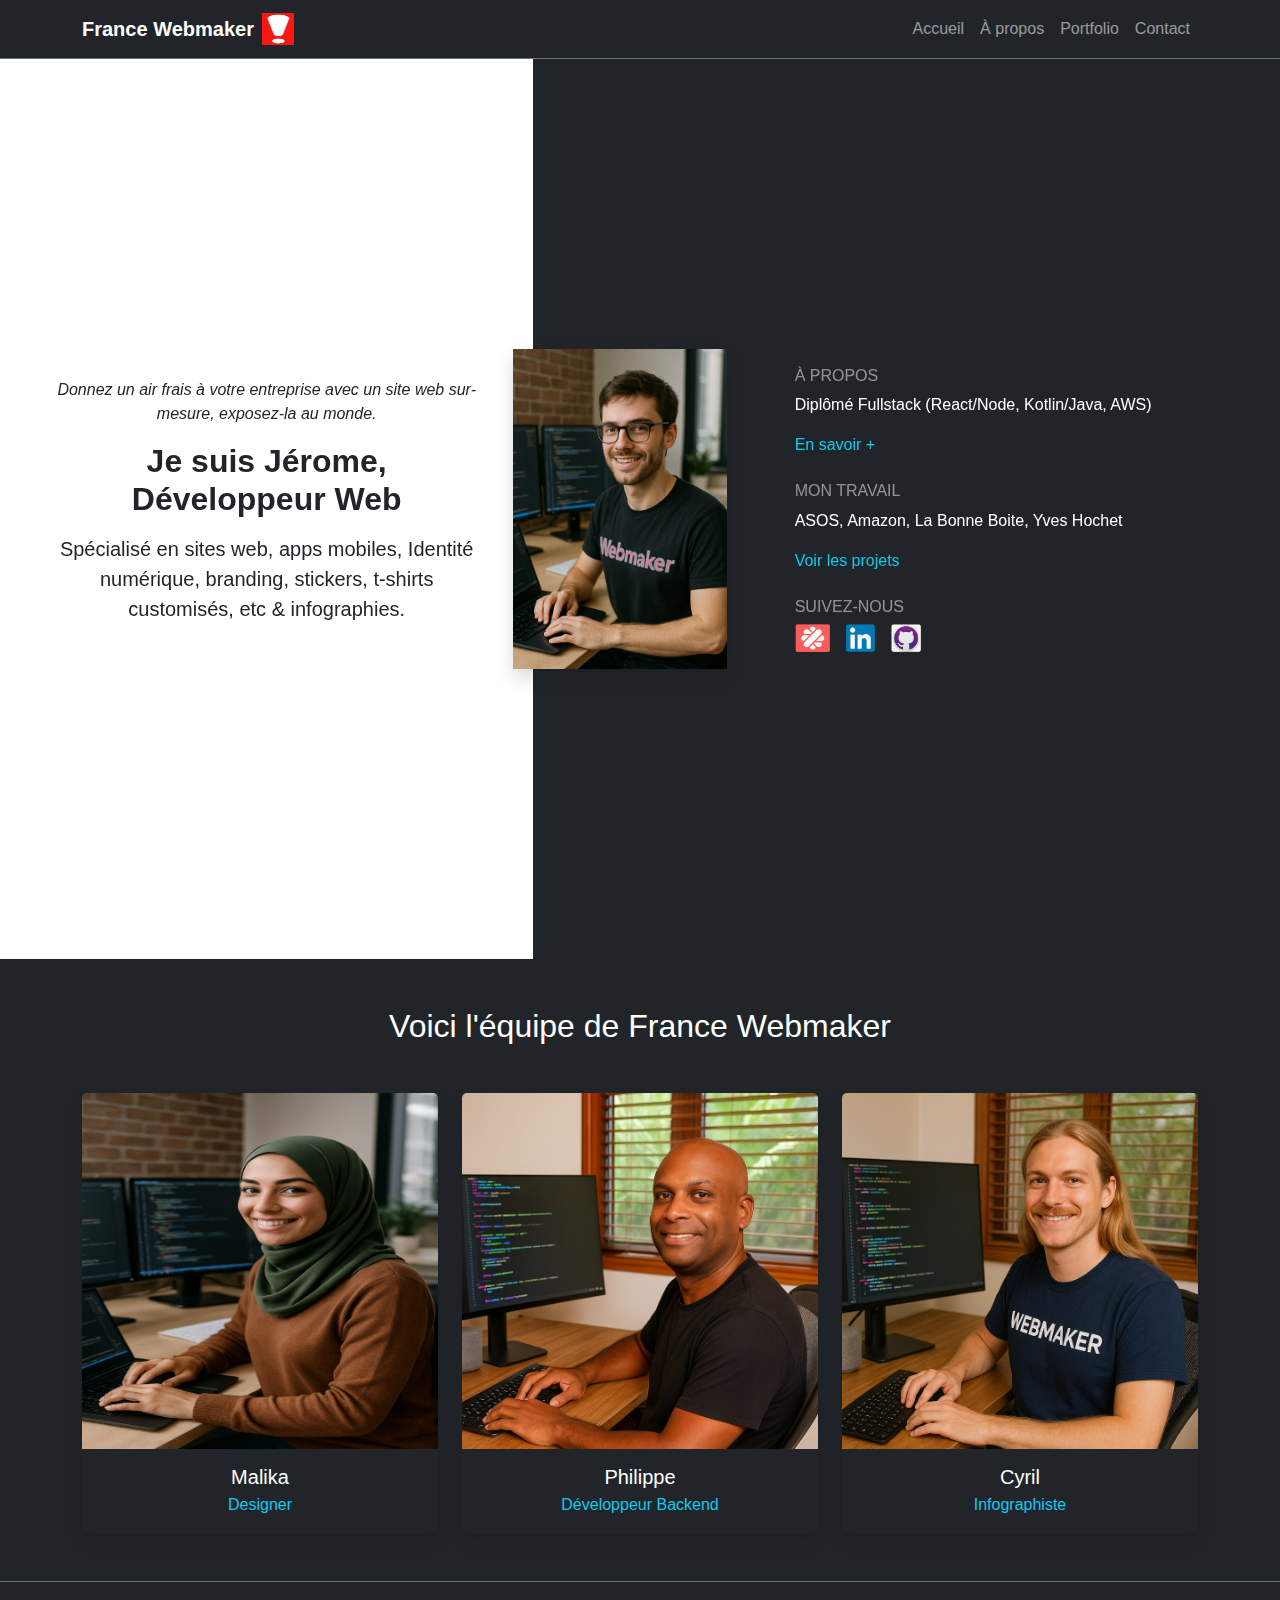
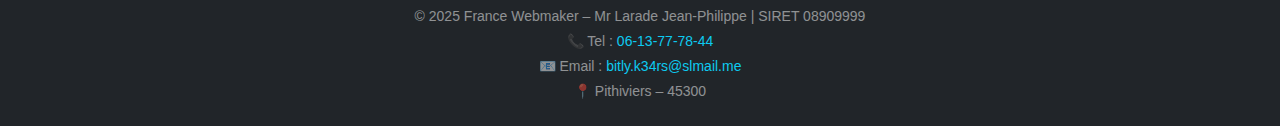
<file: index.html>
<!DOCTYPE html>
<html lang="fr">
<head>
  <meta charset="UTF-8" />
  <!-- SEO META -->
<title>France Webmaker | Création de sites web & apps dans le Loiret</title>

<meta name="description" content="France Webmaker : création de site internet, applications mobiles, branding, et infographie. Développeur freelance dans le Loiret avec références Amazon, ASOS, La Bonne Boite.">
<meta name="keywords" content="développeur web freelance, site internet Loiret, création site web, application mobile, infographie, branding, France Webmaker, Jean-Philippe Larade">
<meta name="author" content="Jean-Philippe Larade">

<!-- Open Graph (réseaux sociaux) -->
<meta property="og:title" content="France Webmaker | Sites web & branding">
<meta property="og:description" content="Création de site internet, apps mobiles et identité visuelle. Expert freelance basé dans le Loiret.">
<meta property="og:image" content="https://username.github.io/nomdusite/assets/images/maphoto.png">
<meta property="og:url" content="https://username.github.io/nomdusite/">
<meta property="og:type" content="website">

<!-- Responsive -->
<meta name="viewport" content="width=device-width, initial-scale=1">

  <link href="https://cdn.jsdelivr.net/npm/bootstrap@5.3.3/dist/css/bootstrap.min.css" rel="stylesheet">
  <link rel="stylesheet" href="assets/css/style.css" />
  <link href="https://cdn.jsdelivr.net/npm/bootstrap-icons@1.10.5/font/bootstrap-icons.css" rel="stylesheet">
  <link href="https://unpkg.com/aos@2.3.1/dist/aos.css" rel="stylesheet">


</head>
<body class="bg-dark text-white">

  <!-- Header -->
 <!-- Header Bootstrap -->
<nav class="navbar navbar-expand-lg navbar-dark bg-dark border-bottom border-secondary">
  <div class="container">
    <a class="navbar-brand fw-bold d-flex align-items-center gap-2" href="index.html">
 France Webmaker
   <img src="assets/images/logo.png" alt="Logo" width="32" height="32">
</a>

    <button class="navbar-toggler" type="button" data-bs-toggle="collapse" data-bs-target="#mainNavbar" aria-controls="mainNavbar" aria-expanded="false" aria-label="Toggle navigation">
      <span class="navbar-toggler-icon"></span>
    </button>

    <div class="collapse navbar-collapse" id="mainNavbar">
      <ul class="navbar-nav ms-auto">
        <li class="nav-item">
          <a class="nav-link" href="index.html">Accueil</a>
        </li>
        <li class="nav-item">
          <a class="nav-link" href="about.html">À propos</a>
        </li>
        <li class="nav-item">
          <a class="nav-link" href="projet.html">Portfolio</a>
        </li>
        <li class="nav-item">
          <a class="nav-link" href="contact.html">Contact</a>
        </li>
      </ul>
    </div>
  </div>
</nav>





  <!-- Hero Section -->
<section class="container-fluid d-flex flex-column flex-lg-row min-vh-100 p-0">

  

  <!-- Colonne gauche : fond blanc -->
  <div class="col-lg-5 bg-white text-dark d-flex align-items-center justify-content-center p-5">
    <div class="text-center" data-aos="fade-right">
       <p class="fst-italic">
      Donnez un air frais à votre entreprise avec un site web sur-mesure, exposez-la au monde.
    </p>
      <h2 class="fw-bold mb-3">Je suis Jérome,<br>Développeur Web</h2>
      <p class="fs-5">Spécialisé en sites web, apps mobiles, Identité numérique, branding, stickers, t-shirts customisés, etc & infographies.</p>

     
    </div>

    
  </div>

  

  <!-- Colonne image, légèrement chevauchante -->
  <div class="col-lg-2 d-flex align-items-center justify-content-center bg-dark px-0 position-relative" data-aos="zoom-in">

    
    <img src="assets/images/maphoto.png"
         alt="Jean-Philippe"
         class="img-fluid shadow"
         style="max-height: 90vh; width: auto; margin-left: -40px;" />
  </div>

  <!-- Colonne droite : fond noir -->
  <div class="col-lg-5 bg-dark text-white d-flex flex-column justify-content-center p-5 gap-4">
    <div data-aos="fade-left">
      <h6 class="text-uppercase text-white-50">À propos</h6>
      <p>Diplômé Fullstack (React/Node, Kotlin/Java, AWS)</p>
      <a href="about.html" class="text-info text-decoration-none">En savoir +</a>
    </div>

    

    <div data-aos="fade-left">
      <h6 class="text-uppercase text-white-50">Mon travail</h6>
      <p>ASOS, Amazon, La Bonne Boite, Yves Hochet</p>
      <a href="projet.html" class="text-info text-decoration-none">Voir les projets</a>
    </div>

    <div data-aos="fade-left">
      <h6 class="text-uppercase text-white-50 mb-2">Suivez-nous</h6>
     <div class="d-flex align-items-center gap-3">
  <a href="#" title="Malt">
    <img src="assets/images/malt.png" alt="Malt" style="height: 28px;">
  </a>
  <a href="#" title="LinkedIn">
    <img src="assets/images/linkedin.png" alt="LinkedIn" style="height: 28px;">
  </a>
  <a href="#" title="GitHub">
    <img src="assets/images/github.png" alt="GitHub" style="height: 28px;">
  </a>
</div>

    </div>
  </div>

</section>


<section class="container py-5">
  <h2 class="text-center mb-5">Voici l'équipe de France Webmaker</h2>

  <div class="row g-4 justify-content-center">
    
    <!-- Malika -->
    <div class="col-12 col-sm-6 col-lg-4">
      <div class="card bg-dark text-white h-100 border-0 shadow">
        <img src="assets/images/pic1.png" class="card-img-top" alt="Belinda Brousse">
        <div class="card-body text-center">
          <h5 class="card-title mb-1">Malika</h5>
          <p class="text-info mb-0">Designer</p>
        </div>
      </div>
    </div>

    <!-- Pierre -->
    <div class="col-12 col-sm-6 col-lg-4">
      <div class="card bg-dark text-white h-100 border-0 shadow">
        <img src="assets/images/pic2.png" class="card-img-top" alt="Pierre Malik">
        <div class="card-body text-center">
          <h5 class="card-title mb-1">Philippe </h5>
          <p class="text-info mb-0">Développeur Backend</p>
        </div>
      </div>
    </div>

    <!-- Cyril -->
    <div class="col-12 col-sm-6 col-lg-4">
      <div class="card bg-dark text-white h-100 border-0 shadow">
        <img src="assets/images/pic3.png" class="card-img-top" alt="Cyril Faure">
        <div class="card-body text-center">
          <h5 class="card-title mb-1">Cyril </h5>
          <p class="text-info mb-0">Infographiste</p>
        </div>
      </div>
    </div>

  </div>
</section>





  <!-- Footer -->
 <footer class="text-center py-4 border-top border-secondary text-white-50 small">
  <p class="mb-1">&copy; 2025 France Webmaker – Mr Larade Jean-Philippe | SIRET 08909999</p>
  <p class="mb-1">📞 Tel : <a href="tel:0613777844" class="text-info text-decoration-none">06-13-77-78-44</a></p>
  <p class="mb-1">📧 Email : <a href="mailto:philarade@outlook.fr" class="text-info text-decoration-none">bitly.k34rs@slmail.me</a></p>
  <p class="mb-0">📍 Pithiviers – 45300</p>
</footer>
  <script src="https://unpkg.com/aos@2.3.1/dist/aos.js"></script>
<script>
  AOS.init();
</script>

  <script src="https://cdn.jsdelivr.net/npm/bootstrap@5.3.3/dist/js/bootstrap.bundle.min.js"></script>


</body>
</html>
</file>
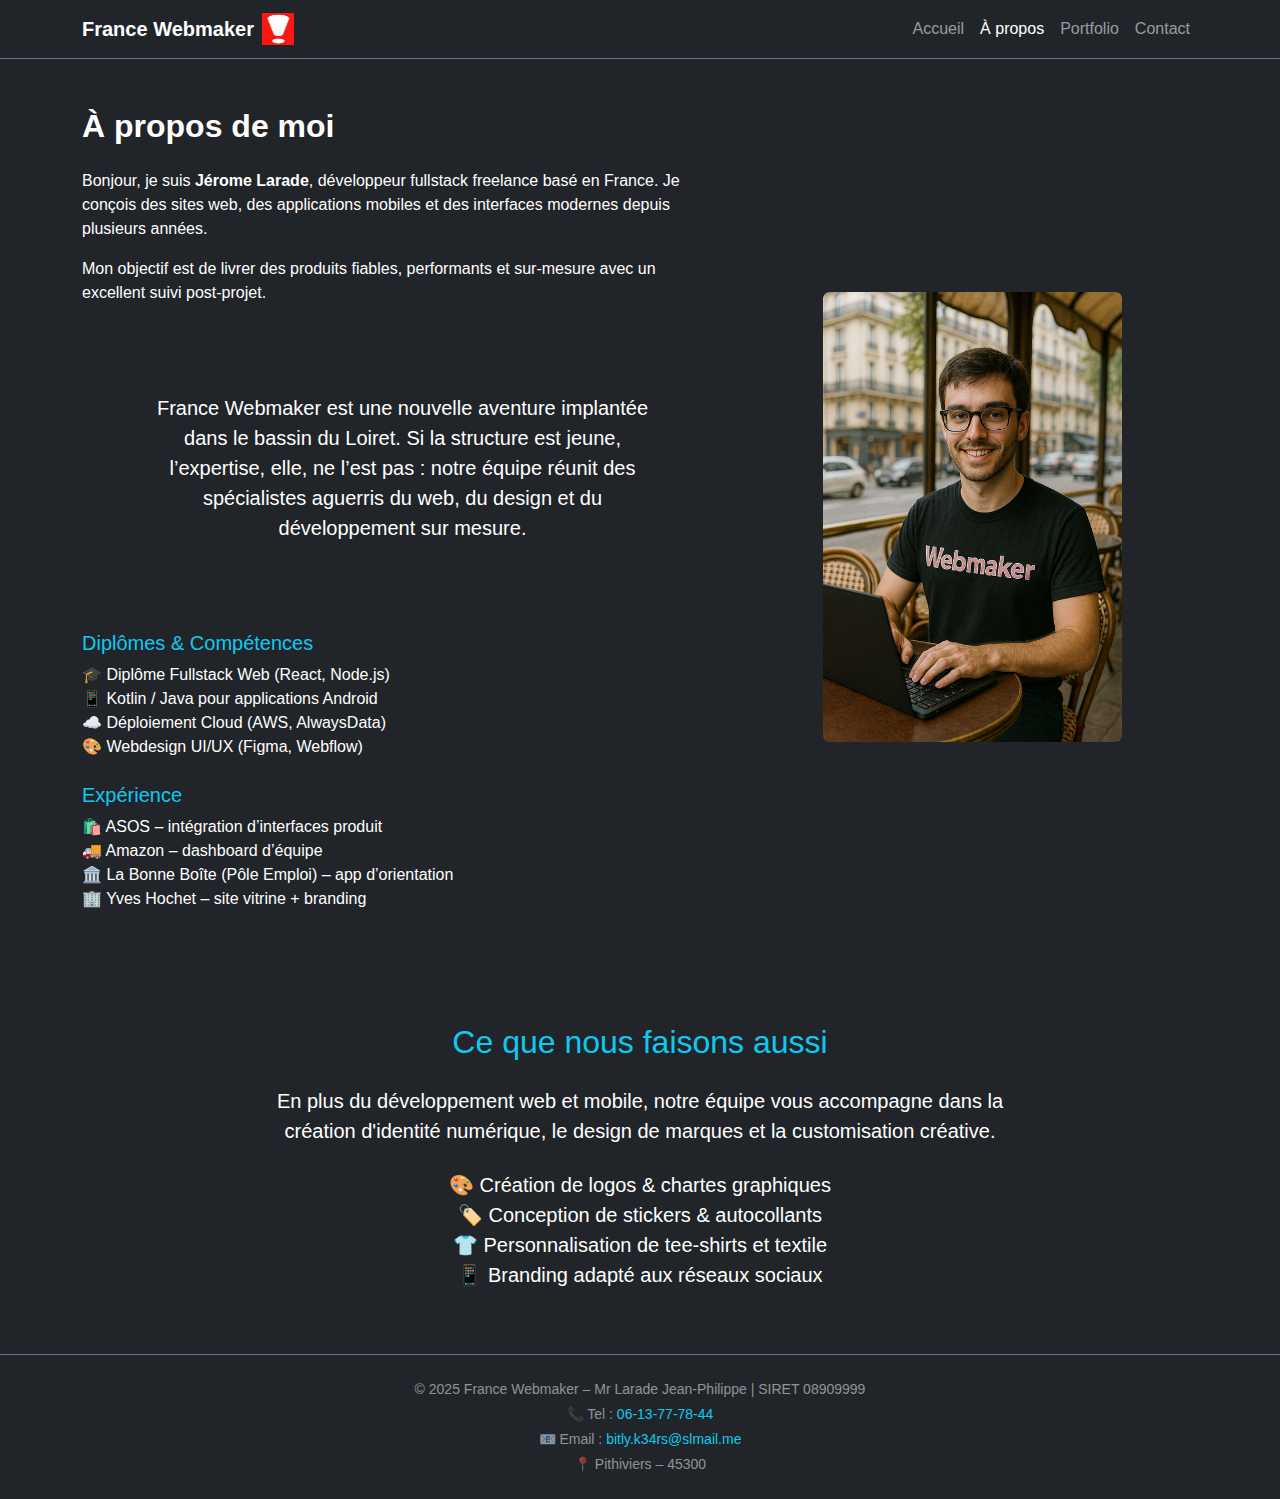
<file: about.html>
<!DOCTYPE html>
<html lang="fr">
  <head>
    <meta charset="UTF-8" />
    <meta name="viewport" content="width=device-width, initial-scale=1" />
    <title>À propos - France Webmaker</title>
    <link
      href="https://cdn.jsdelivr.net/npm/bootstrap@5.3.3/dist/css/bootstrap.min.css"
      rel="stylesheet"
    />
    <link
      href="https://cdn.jsdelivr.net/npm/bootstrap-icons@1.10.5/font/bootstrap-icons.css"
      rel="stylesheet"
    />
    <link rel="stylesheet" href="assets/css/style.css" />
  </head>
  <body class="bg-dark text-white">
    <!-- Navbar -->
    <nav
      class="navbar navbar-expand-lg navbar-dark bg-dark border-bottom border-secondary"
    >
      <div class="container">
        <a
          class="navbar-brand fw-bold d-flex align-items-center gap-2"
          href="index.html"
        >
          France Webmaker
          <img src="assets/images/logo.png" alt="Logo" width="32" height="32" />
        </a>
        <button
          class="navbar-toggler"
          type="button"
          data-bs-toggle="collapse"
          data-bs-target="#mainNavbar"
        >
          <span class="navbar-toggler-icon"></span>
        </button>
        <div class="collapse navbar-collapse" id="mainNavbar">
          <ul class="navbar-nav ms-auto">
            <li class="nav-item">
              <a class="nav-link" href="index.html">Accueil</a>
            </li>
            <li class="nav-item">
              <a class="nav-link active" href="about.html">À propos</a>
            </li>
            <li class="nav-item">
              <a class="nav-link" href="projet.html">Portfolio</a>
            </li>
            <li class="nav-item">
              <a class="nav-link" href="contact.html">Contact</a>
            </li>
          </ul>
        </div>
      </div>
    </nav>

    <!-- Section À propos -->
    <section class="container py-5">
      <div class="row align-items-center flex-column-reverse flex-lg-row">
        <!-- Texte -->
        <div class="col-lg-7">
          <h2 class="fw-bold mb-4">À propos de moi</h2>
          <p>
            Bonjour, je suis <strong>Jérome Larade</strong>, développeur
            fullstack freelance basé en France. Je conçois des sites web, des
            applications mobiles et des interfaces modernes depuis plusieurs
            années.
          </p>

          <p>
            Mon objectif est de livrer des produits fiables, performants et
            sur-mesure avec un excellent suivi post-projet.
          </p>
          <section class="container py-5">
            <div class="row justify-content-center">
              <div class="col-lg-10 text-center">
                <p class="lead mt-4">
                  <strong>France Webmaker</strong> est une
                  <strong
                    >nouvelle aventure implantée dans le bassin du
                    Loiret</strong
                  >. Si la structure est jeune, l’expertise, elle, ne l’est pas
                  : notre équipe réunit des spécialistes aguerris du web, du
                  design et du développement sur mesure.
                </p>
              </div>
            </div>
          </section>

          <div class="mt-4">
            <h5 class="text-info">Diplômes & Compétences</h5>
            <ul class="list-unstyled">
              <li>🎓 Diplôme Fullstack Web (React, Node.js)</li>
              <li>📱 Kotlin / Java pour applications Android</li>
              <li>☁️ Déploiement Cloud (AWS, AlwaysData)</li>
              <li>🎨 Webdesign UI/UX (Figma, Webflow)</li>
            </ul>
          </div>

          <div class="mt-4">
            <h5 class="text-info">Expérience</h5>
            <ul class="list-unstyled">
              <li>🛍️ ASOS – intégration d’interfaces produit</li>
              <li>🚚 Amazon – dashboard d’équipe</li>
              <li>🏛️ La Bonne Boîte (Pôle Emploi) – app d’orientation</li>
              <li>🏢 Yves Hochet – site vitrine + branding</li>
            </ul>
          </div>
        </div>

        <!-- Image -->
        <div class="col-lg-5 text-center mb-4 mb-lg-0">
          <img
            src="assets/images/maphoto1.png"
            alt="Jean-Philippe Larade"
            class="img-fluid rounded hero-fade"
            style="max-width: 300px"
          />
        </div>
      </div>
    </section>

    <section class="container py-5">
      <h2 class="mb-4 text-center text-info">Ce que nous faisons aussi</h2>

      <div class="row justify-content-center text-center">
        <div class="col-md-10 col-lg-8">
          <p class="lead">
            En plus du développement web et mobile, notre équipe vous accompagne
            dans la
            <strong>création d'identité numérique</strong>, le
            <strong>design de marques</strong> et la
            <strong>customisation créative</strong>.
          </p>

          <ul class="list-unstyled fs-5 mt-4">
            <li>🎨 Création de logos & chartes graphiques</li>
            <li>🏷️ Conception de stickers & autocollants</li>
            <li>👕 Personnalisation de tee-shirts et textile</li>
            <li>📱 Branding adapté aux réseaux sociaux</li>
          </ul>
        </div>
      </div>
    </section>

    <!-- Footer -->
    <footer class="text-center py-4 border-top border-secondary text-white-50 small">
  <p class="mb-1">&copy; 2025 France Webmaker – Mr Larade Jean-Philippe | SIRET 08909999</p>
  <p class="mb-1">📞 Tel : <a href="tel:0613777844" class="text-info text-decoration-none">06-13-77-78-44</a></p>
  <p class="mb-1">📧 Email : <a href="mailto:philarade@outlook.fr" class="text-info text-decoration-none">bitly.k34rs@slmail.me</a></p>
  <p class="mb-0">📍 Pithiviers – 45300</p>
</footer>

    <script src="https://cdn.jsdelivr.net/npm/bootstrap@5.3.3/dist/js/bootstrap.bundle.min.js"></script>
  </body>
</html>
</file>
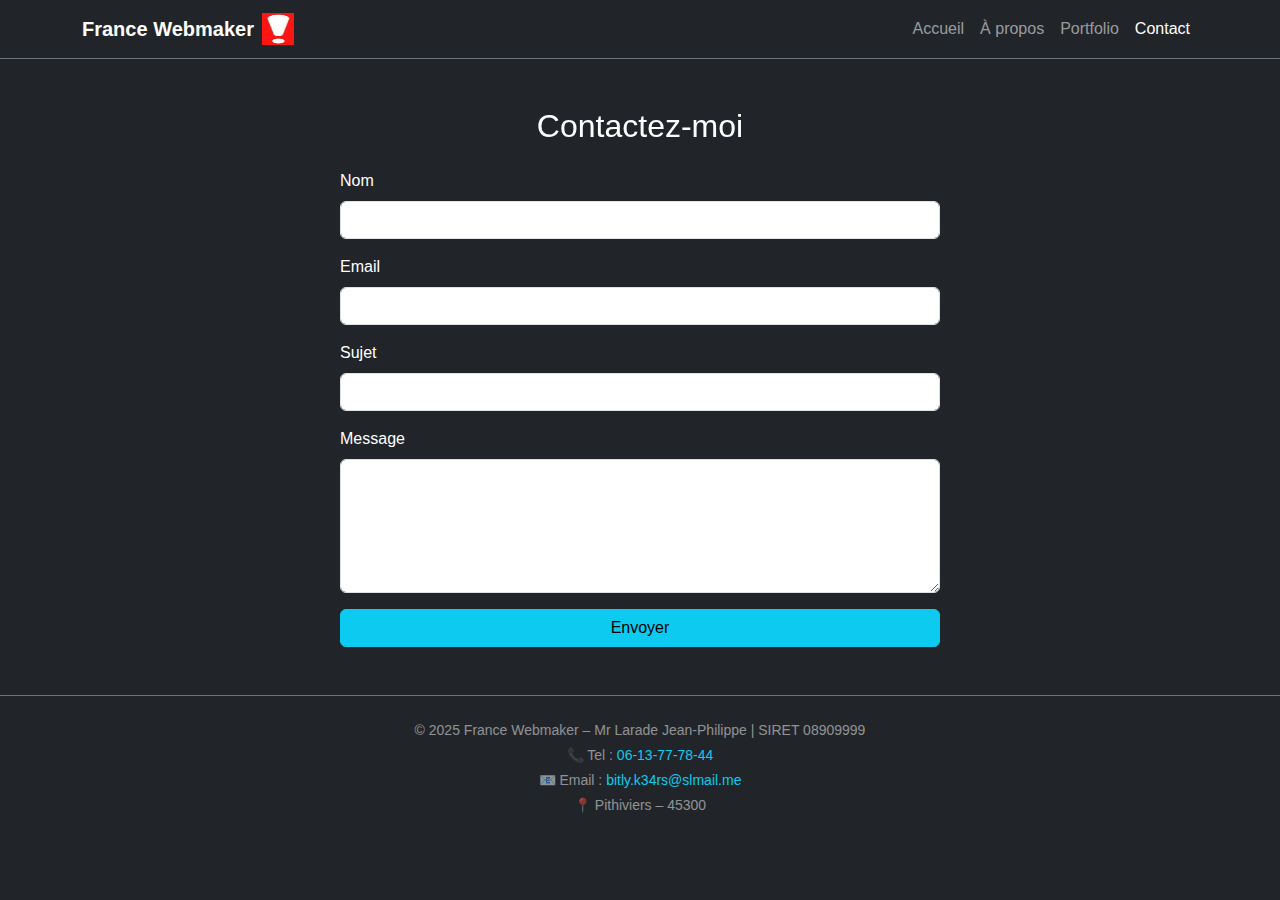
<file: contact.html>
<!DOCTYPE html>
<html lang="fr">
<head>
  <meta charset="UTF-8" />
  <meta name="viewport" content="width=device-width, initial-scale=1" />
  <title>Contact - France Webmaker</title>
  <link href="https://cdn.jsdelivr.net/npm/bootstrap@5.3.3/dist/css/bootstrap.min.css" rel="stylesheet">
  <link href="https://cdn.jsdelivr.net/npm/bootstrap-icons@1.10.5/font/bootstrap-icons.css" rel="stylesheet">
  <link rel="stylesheet" href="assets/css/style.css" />
    <link href="https://unpkg.com/aos@2.3.1/dist/aos.css" rel="stylesheet">
</head>
<body class="bg-dark text-white">

  <!-- Navbar -->
  <nav class="navbar navbar-expand-lg navbar-dark bg-dark border-bottom border-secondary">
    <div class="container">
         <a class="navbar-brand fw-bold d-flex align-items-center gap-2" href="index.html">
    France Webmaker
   <img src="assets/images/logo.png" alt="Logo" width="32" height="32">
</a>
      <button class="navbar-toggler" type="button" data-bs-toggle="collapse" data-bs-target="#mainNavbar">
        <span class="navbar-toggler-icon"></span>
      </button>
      <div class="collapse navbar-collapse" id="mainNavbar">
        <ul class="navbar-nav ms-auto">
          <li class="nav-item"><a class="nav-link" href="index.html">Accueil</a></li>
          <li class="nav-item"><a class="nav-link" href="about.html">À propos</a></li>
          <li class="nav-item"><a class="nav-link" href="projet.html">Portfolio</a></li>
          <li class="nav-item"><a class="nav-link active" href="contact.html">Contact</a></li>
        </ul>
      </div>
    </div>
  </nav>

  <!-- Formulaire -->
  <section class="container py-5">
    <h2 class="mb-4 text-center" data-aos="fade-left">Contactez-moi</h2>

    <form action="https://vetshop.alwaysdata.net/send_form.php" method="POST" class="mx-auto" style="max-width: 600px;">
      <div class="mb-3">
        <label for="name" class="form-label">Nom</label>
        <input type="text" name="name" class="form-control" required>
      </div>

      <div class="mb-3">
        <label for="email" class="form-label">Email</label>
        <input type="email" name="email" class="form-control" required>
      </div>

      <div class="mb-3">
        <label for="subject" class="form-label">Sujet</label>
        <input type="text" name="subject" class="form-control">
      </div>

      <div class="mb-3">
        <label for="message" class="form-label">Message</label>
        <textarea name="message" rows="5" class="form-control" required></textarea>
      </div>

      <button type="submit" class="btn btn-info w-100">Envoyer</button>
    </form>
  </section>

  <!-- Footer -->
   <footer class="text-center py-4 border-top border-secondary text-white-50 small">
  <p class="mb-1">&copy; 2025 France Webmaker – Mr Larade Jean-Philippe | SIRET 08909999</p>
  <p class="mb-1">📞 Tel : <a href="tel:0613777844" class="text-info text-decoration-none">06-13-77-78-44</a></p>
  <p class="mb-1">📧 Email : <a href="mailto:philarade@outlook.fr" class="text-info text-decoration-none">bitly.k34rs@slmail.me</a></p>
  <p class="mb-0">📍 Pithiviers – 45300</p>
</footer>

  <script src="https://unpkg.com/aos@2.3.1/dist/aos.js"></script>
<script>
  AOS.init();
</script>

  <script src="https://cdn.jsdelivr.net/npm/bootstrap@5.3.3/dist/js/bootstrap.bundle.min.js"></script>
</body>
</html>
</file>
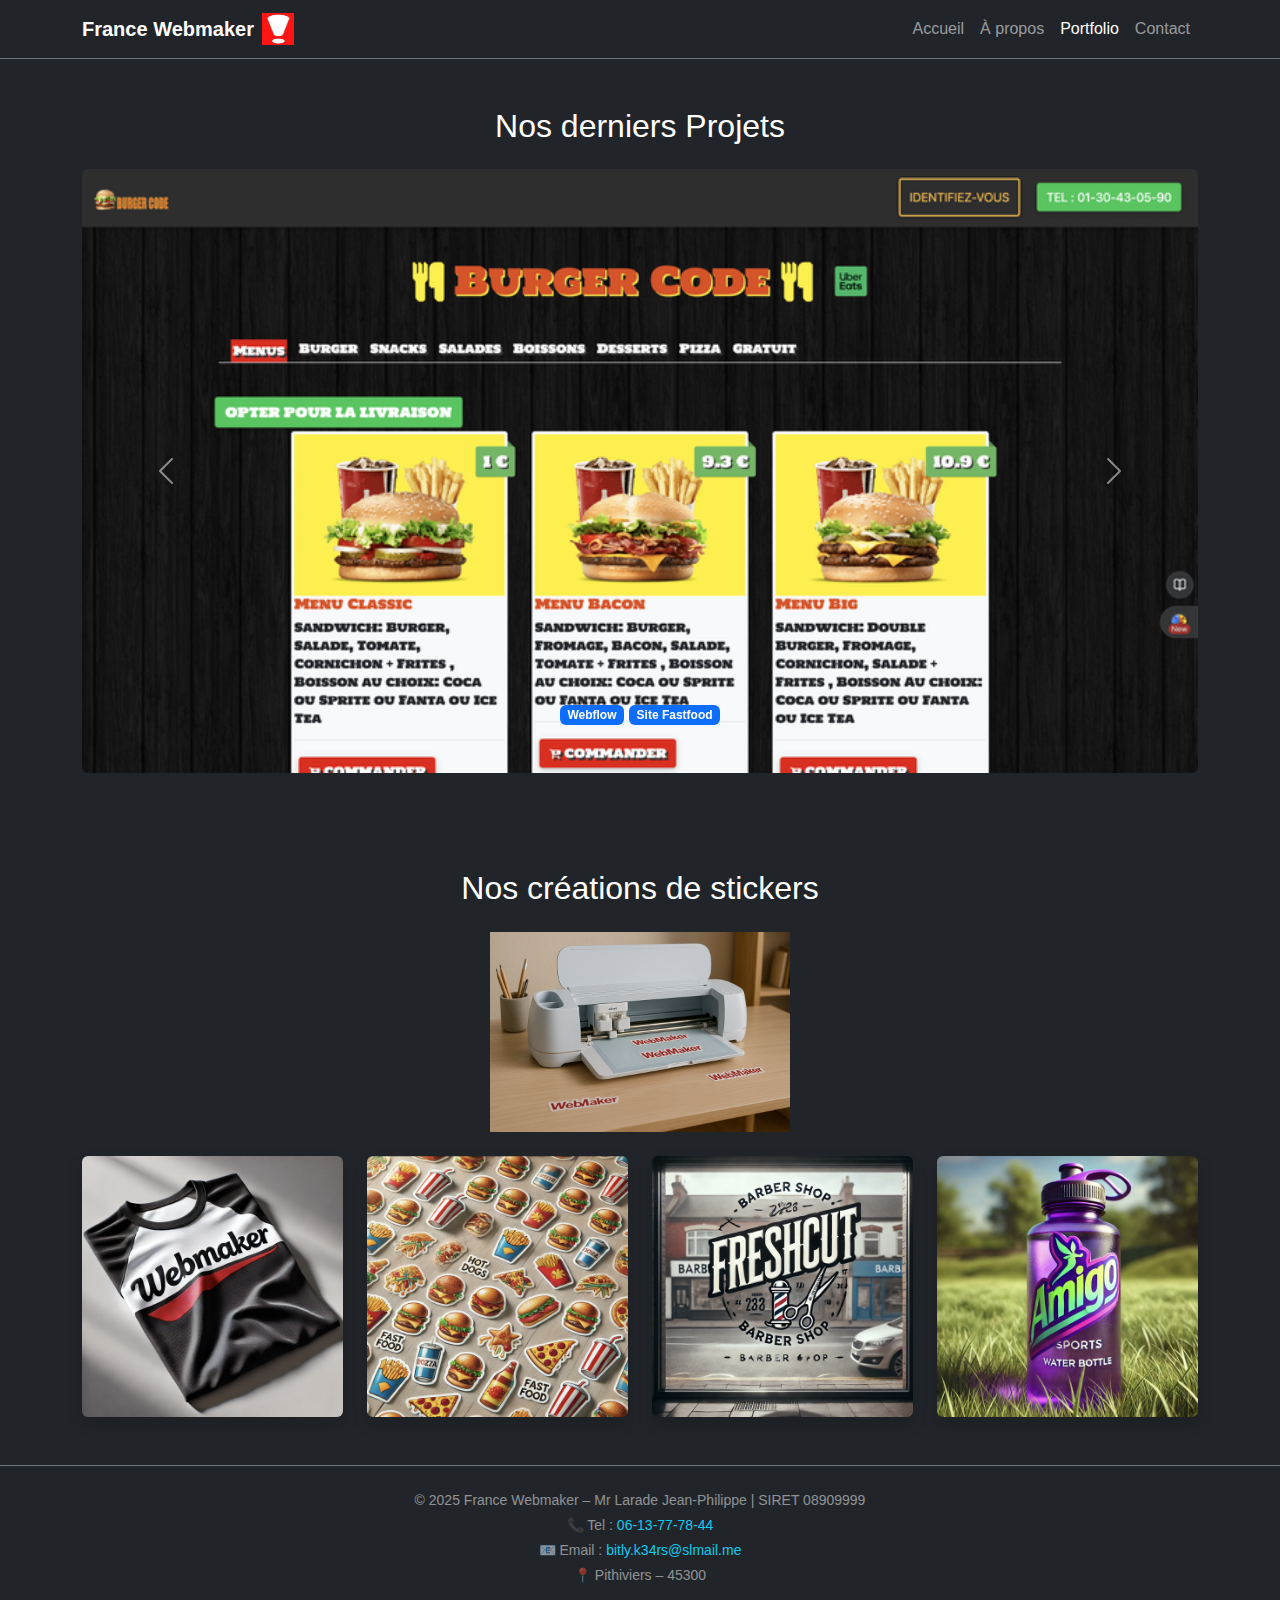
<file: projet.html>
<!DOCTYPE html>
<html lang="fr">
<head>
  <meta charset="UTF-8" />
  <meta name="viewport" content="width=device-width, initial-scale=1" />
  <title>Portfolio - France Webmaker</title>
  <link href="https://cdn.jsdelivr.net/npm/bootstrap@5.3.3/dist/css/bootstrap.min.css" rel="stylesheet">
  <link href="https://cdn.jsdelivr.net/npm/bootstrap-icons@1.10.5/font/bootstrap-icons.css" rel="stylesheet">
  <link rel="stylesheet" href="assets/css/style.css" />
</head>
<body class="bg-dark text-white">

  <!-- Navbar identique -->
  <nav class="navbar navbar-expand-lg navbar-dark bg-dark border-bottom border-secondary">
    <div class="container">
         <a class="navbar-brand fw-bold d-flex align-items-center gap-2" href="index.html">
    France Webmaker
   <img src="assets/images/logo.png" alt="Logo" width="32" height="32">
</a>
      <button class="navbar-toggler" type="button" data-bs-toggle="collapse" data-bs-target="#mainNavbar">
        <span class="navbar-toggler-icon"></span>
      </button>
      <div class="collapse navbar-collapse" id="mainNavbar">
        <ul class="navbar-nav ms-auto">
          <li class="nav-item"><a class="nav-link" href="index.html">Accueil</a></li>
          <li class="nav-item"><a class="nav-link" href="about.html">À propos</a></li>
          <li class="nav-item"><a class="nav-link active" href="projet.html">Portfolio</a></li>
          <li class="nav-item"><a class="nav-link" href="contact.html">Contact</a></li>
        </ul>
      </div>
    </div>
  </nav>

  <!-- Section Portfolio -->
  <section class="container py-5">
    <h2 class="mb-4 text-center">Nos derniers Projets</h2>

    <div id="projectCarousel" class="carousel slide" data-bs-ride="carousel">
      <div class="carousel-inner">

        <div class="carousel-item active">
          <a href="https://burgershop.alwaysdata.net/index.php"><img src="assets/images/projet1.png" class="d-block w-100 rounded" alt="Projet 1"></a>
          <div class="carousel-caption d-none d-md-block">
            <span class="badge bg-primary">Webflow</span>
   
            <h5 class="badge bg-primary">Site Fastfood</h5>
          </div>
        </div>

        <div class="carousel-item">
          <a href="https://vetshop.alwaysdata.net/"><img src="assets/images/projet2.png" class="d-block w-100 rounded" alt="Projet 2"></a>
          
          <div class="carousel-caption d-none d-md-block">
            <span class="badge bg-success">React</span>
            <h5 class="badge bg-primary">E-COMMERCE</h5>
          </div>
        </div>

        <div class="carousel-item">
          <a href="https://labonneboite.francetravail.fr/"><img src="assets/images/projet3.png" class="d-block w-100 rounded" alt="Projet 3"></a>
          <div class="carousel-caption d-none d-md-block">
            <span class="badge bg-warning text-dark">Kotlin</span>
            <h5 class="badge bg-primary">App mobile RH</h5>
          </div>
        </div>

        <!-- <div class="carousel-item">
          <img src="assets/images/projet4.png" class="d-block w-100 rounded" alt="Projet 4">
          <div class="carousel-caption d-none d-md-block">
            <span class="badge bg-info text-dark">Java</span>
            <h5>Site catalogue entreprise</h5>
          </div>
        </div> -->

      </div>

      <button class="carousel-control-prev" type="button" data-bs-target="#projectCarousel" data-bs-slide="prev">
        <span class="carousel-control-prev-icon"></span>
      </button>
      <button class="carousel-control-next" type="button" data-bs-target="#projectCarousel" data-bs-slide="next">
        <span class="carousel-control-next-icon"></span>
      </button>
    </div>
  </section>
  <section class="container py-5">
  <h2 class="mb-4 text-center">Nos créations de stickers</h2>

  <!-- Image bannière Cricut -->
  <div class="text-center mb-4">
    <img src="assets/images/cricut.png" alt="Machine Cricut" class="img-fluid" style="max-height: 200px; object-fit: contain;">
  </div>

  <!-- Galerie de stickers -->
  <div class="row g-4 justify-content-center">
    <div class="col-12 col-sm-6 col-lg-3" data-aos="zoom-in">
      <img src="assets/images/sticker1.png" alt="Sticker 1" class="img-fluid rounded shadow">
    </div>
    <div class="col-12 col-sm-6 col-lg-3" data-aos="zoom-in">
      <img src="assets/images/sticker2.png" alt="Sticker 2" class="img-fluid rounded shadow">
    </div>
    <div class="col-12 col-sm-6 col-lg-3" data-aos="zoom-in">
      <img src="assets/images/sticker3.png" alt="Sticker 3" class="img-fluid rounded shadow">
    </div>
    <div class="col-12 col-sm-6 col-lg-3" data-aos="zoom-in">
      <img src="assets/images/sticker4.png" alt="Sticker 4" class="img-fluid rounded shadow">
    </div>
  </div>
</section>


  <!-- Footer -->
   <footer class="text-center py-4 border-top border-secondary text-white-50 small">
  <p class="mb-1">&copy; 2025 France Webmaker – Mr Larade Jean-Philippe | SIRET 08909999</p>
  <p class="mb-1">📞 Tel : <a href="tel:0613777844" class="text-info text-decoration-none">06-13-77-78-44</a></p>
  <p class="mb-1">📧 Email : <a href="mailto:philarade@outlook.fr" class="text-info text-decoration-none">bitly.k34rs@slmail.me</a></p>
  <p class="mb-0">📍 Pithiviers – 45300</p>
</footer>


  <script src="https://cdn.jsdelivr.net/npm/bootstrap@5.3.3/dist/js/bootstrap.bundle.min.js"></script>
</body>
</html>
</file>
<file: assets/css/style.css>
/* Ajouts optionnels si besoin */
body {
  font-family: 'Segoe UI', Tahoma, sans-serif;
}
.hero-fade {
  -webkit-mask-image: radial-gradient(ellipse 80% 80% at center, rgba(0,0,0,1) 60%, rgba(0,0,0,0) 100%);
  mask-image: radial-gradient(ellipse 180% 180% at center, rgba(0,0,0,1) 60%, rgba(0,0,0,0) 100%);
  -webkit-mask-repeat: no-repeat;
  mask-repeat: no-repeat;
}
.navbar-nav .nav-link {
  transition: color 0.2s ease;
}

.navbar-nav .nav-link:hover {
  color: #0d6efd !important; /* bleu Bootstrap */
}
.carousel-item img {
  width: 100%;
  height: auto;
  object-fit: cover;
}

@media (max-width: 768px) {
  .carousel-item img {
    height: 300px;
    object-fit: cover;
  }
}
</file>
